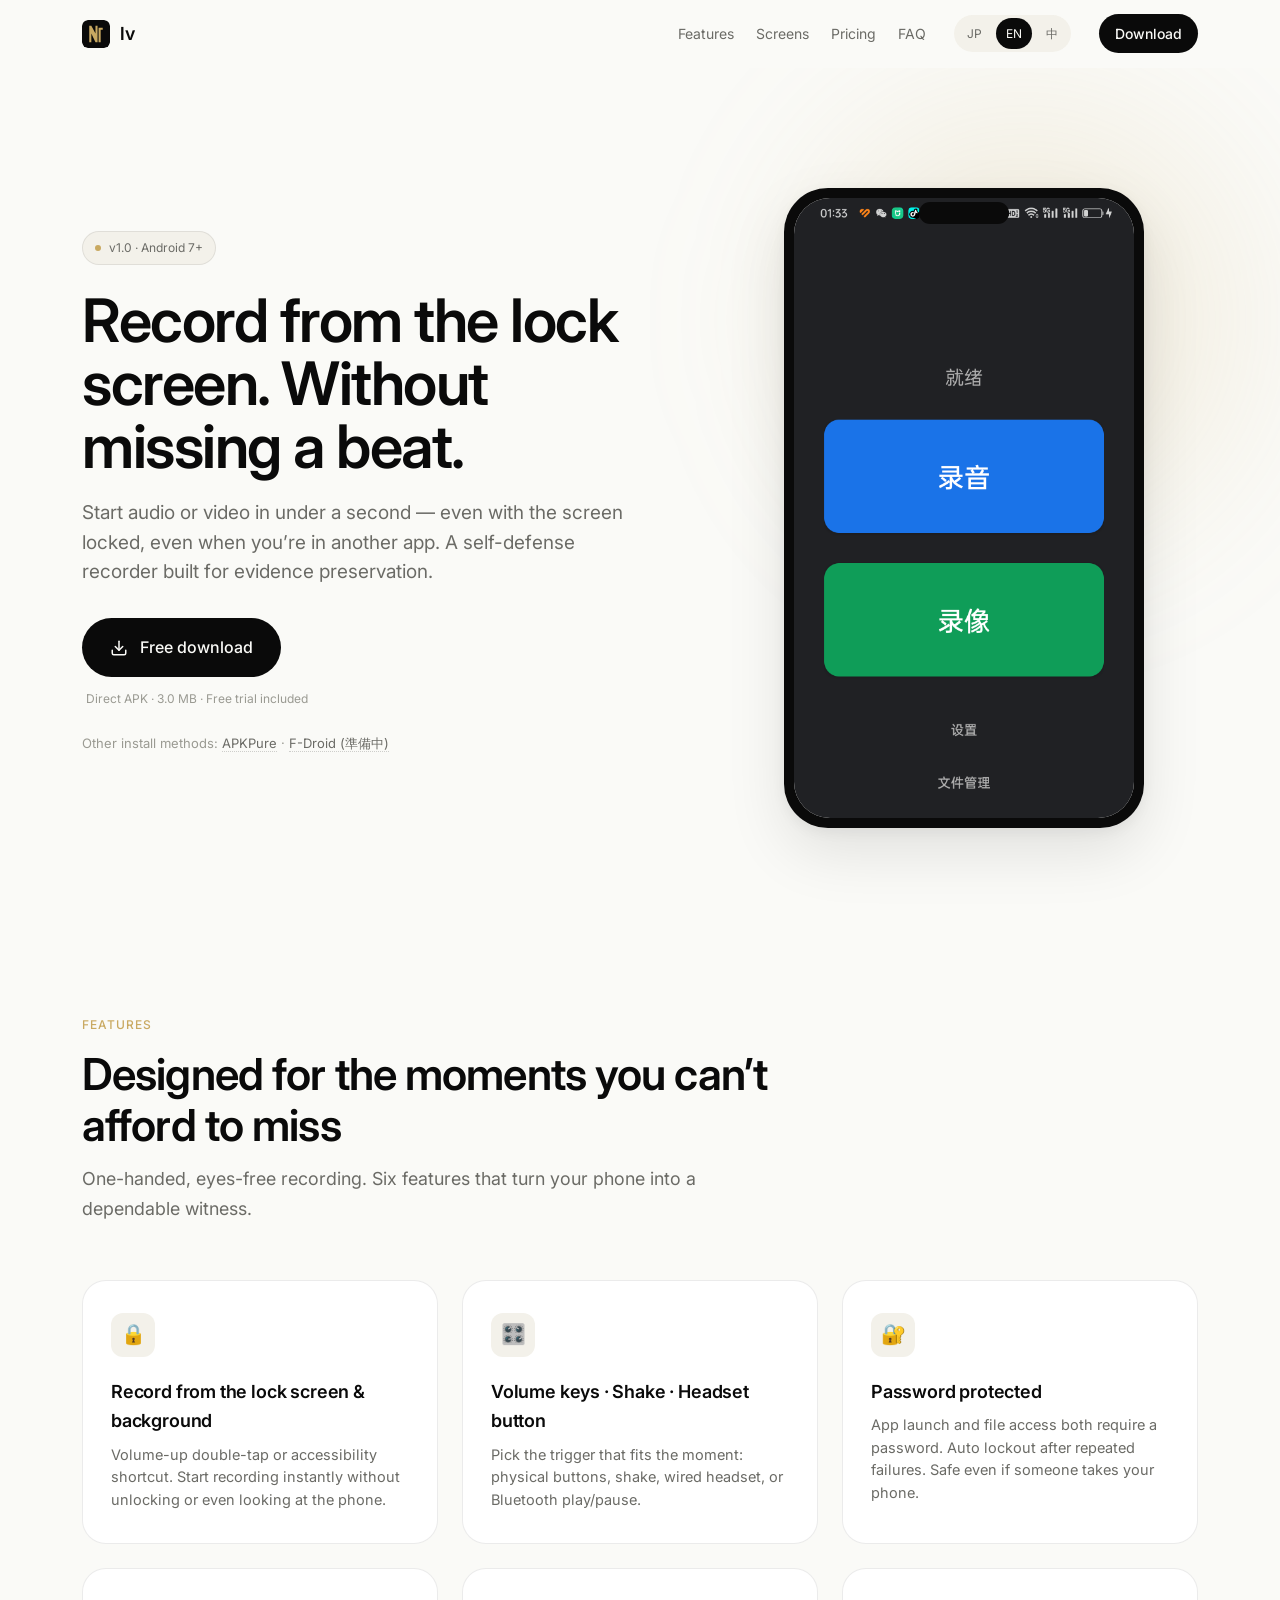
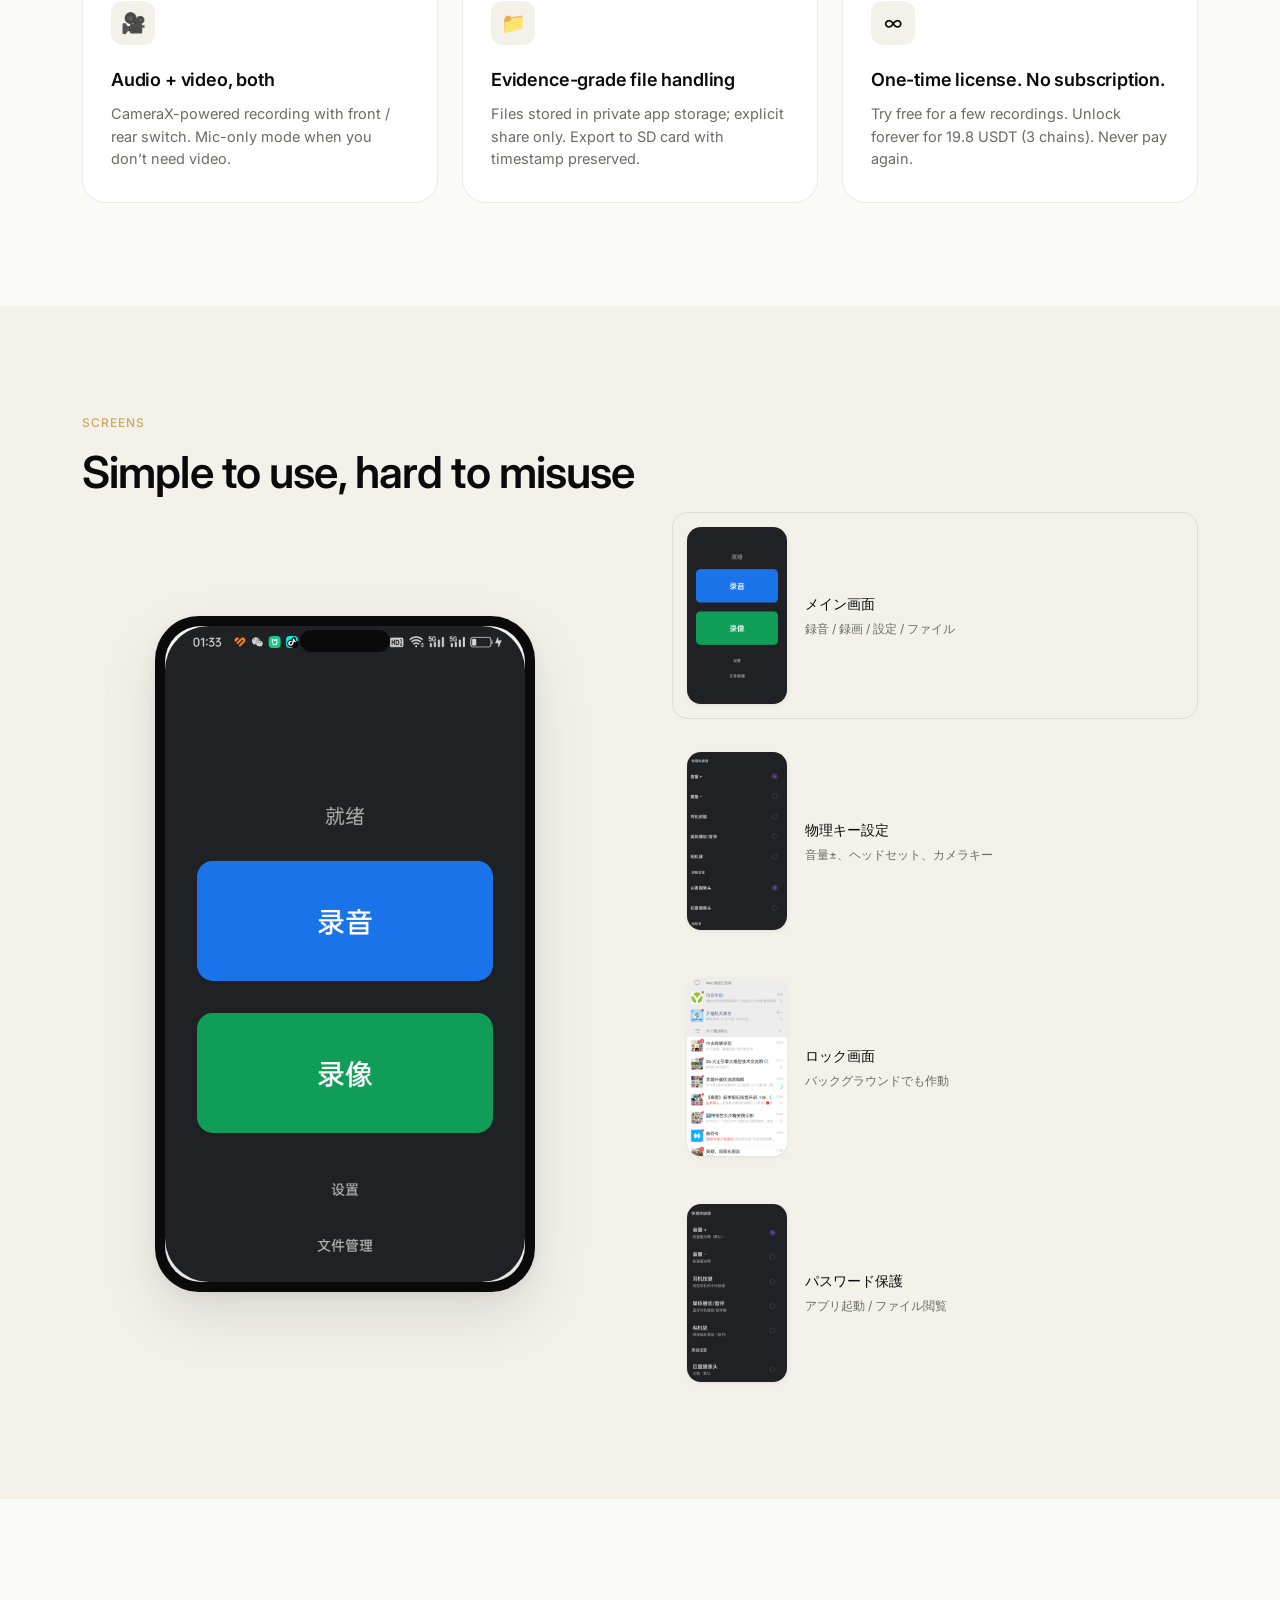
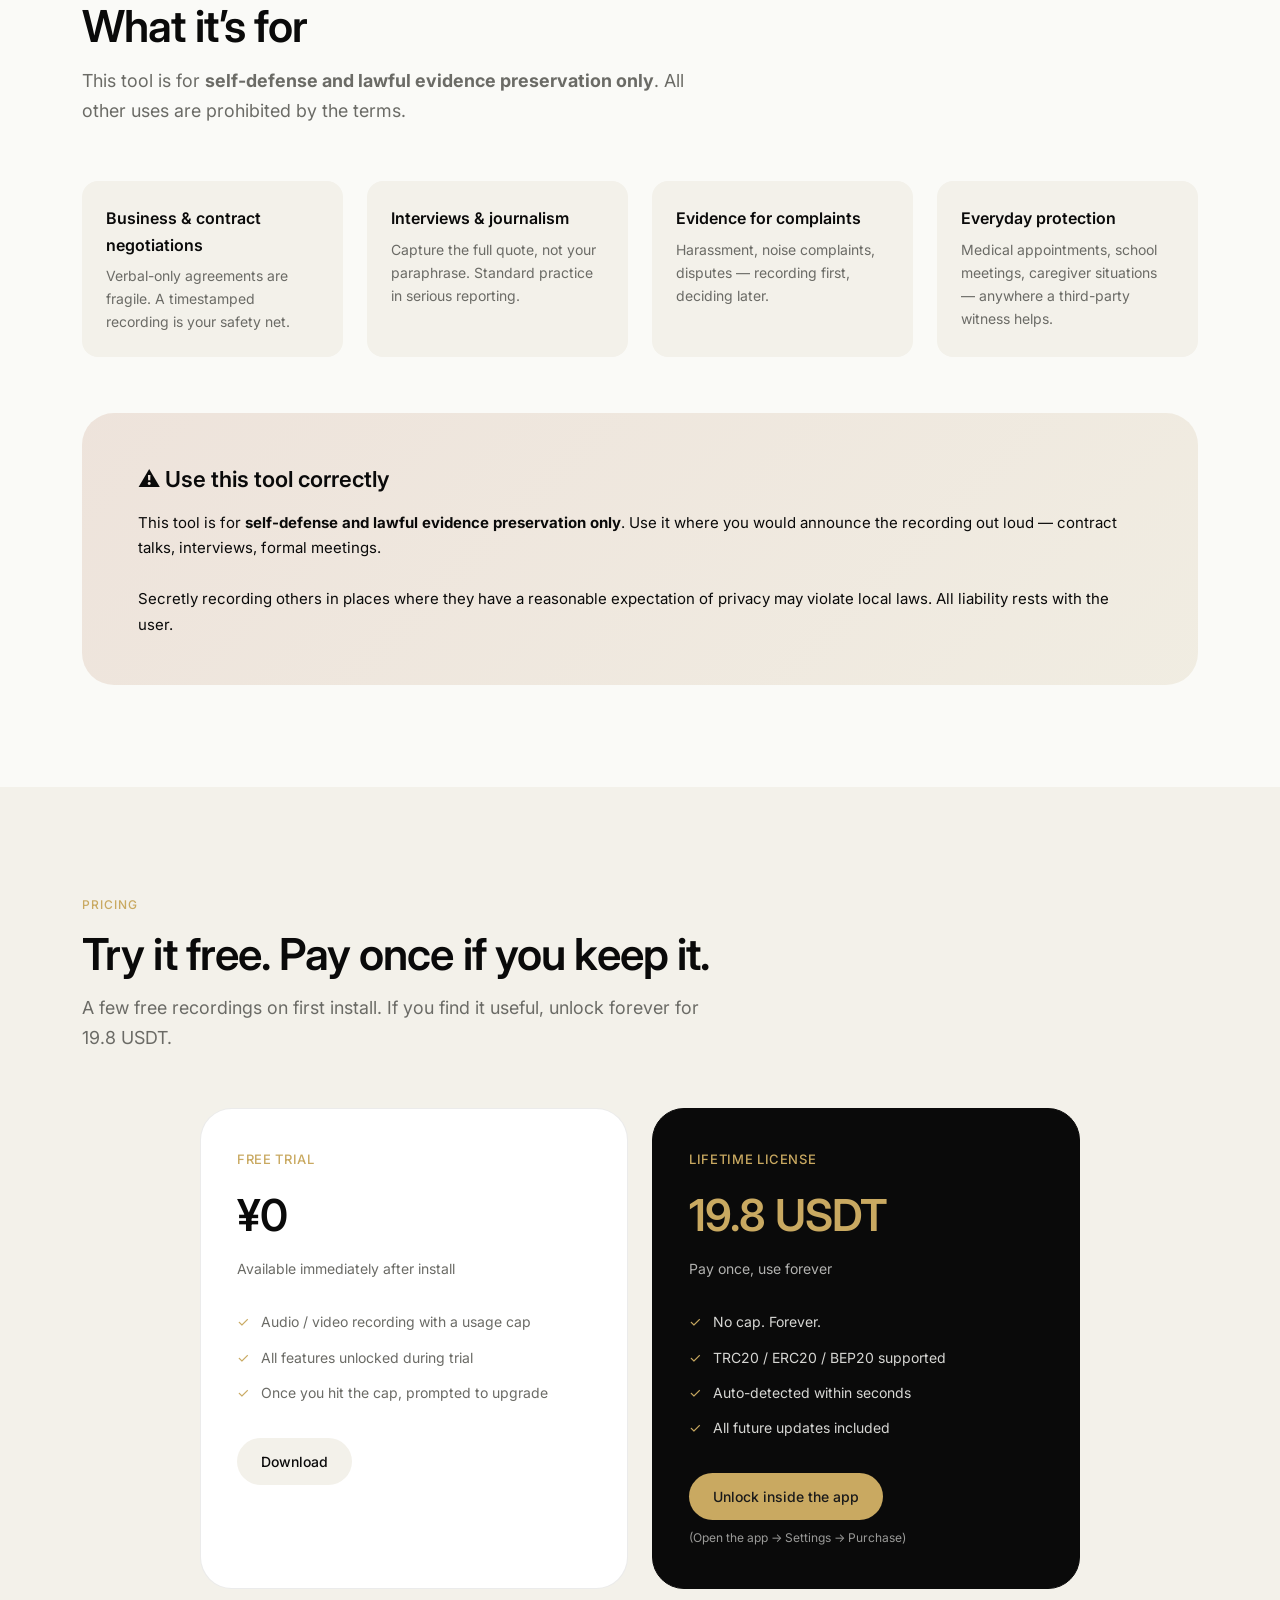
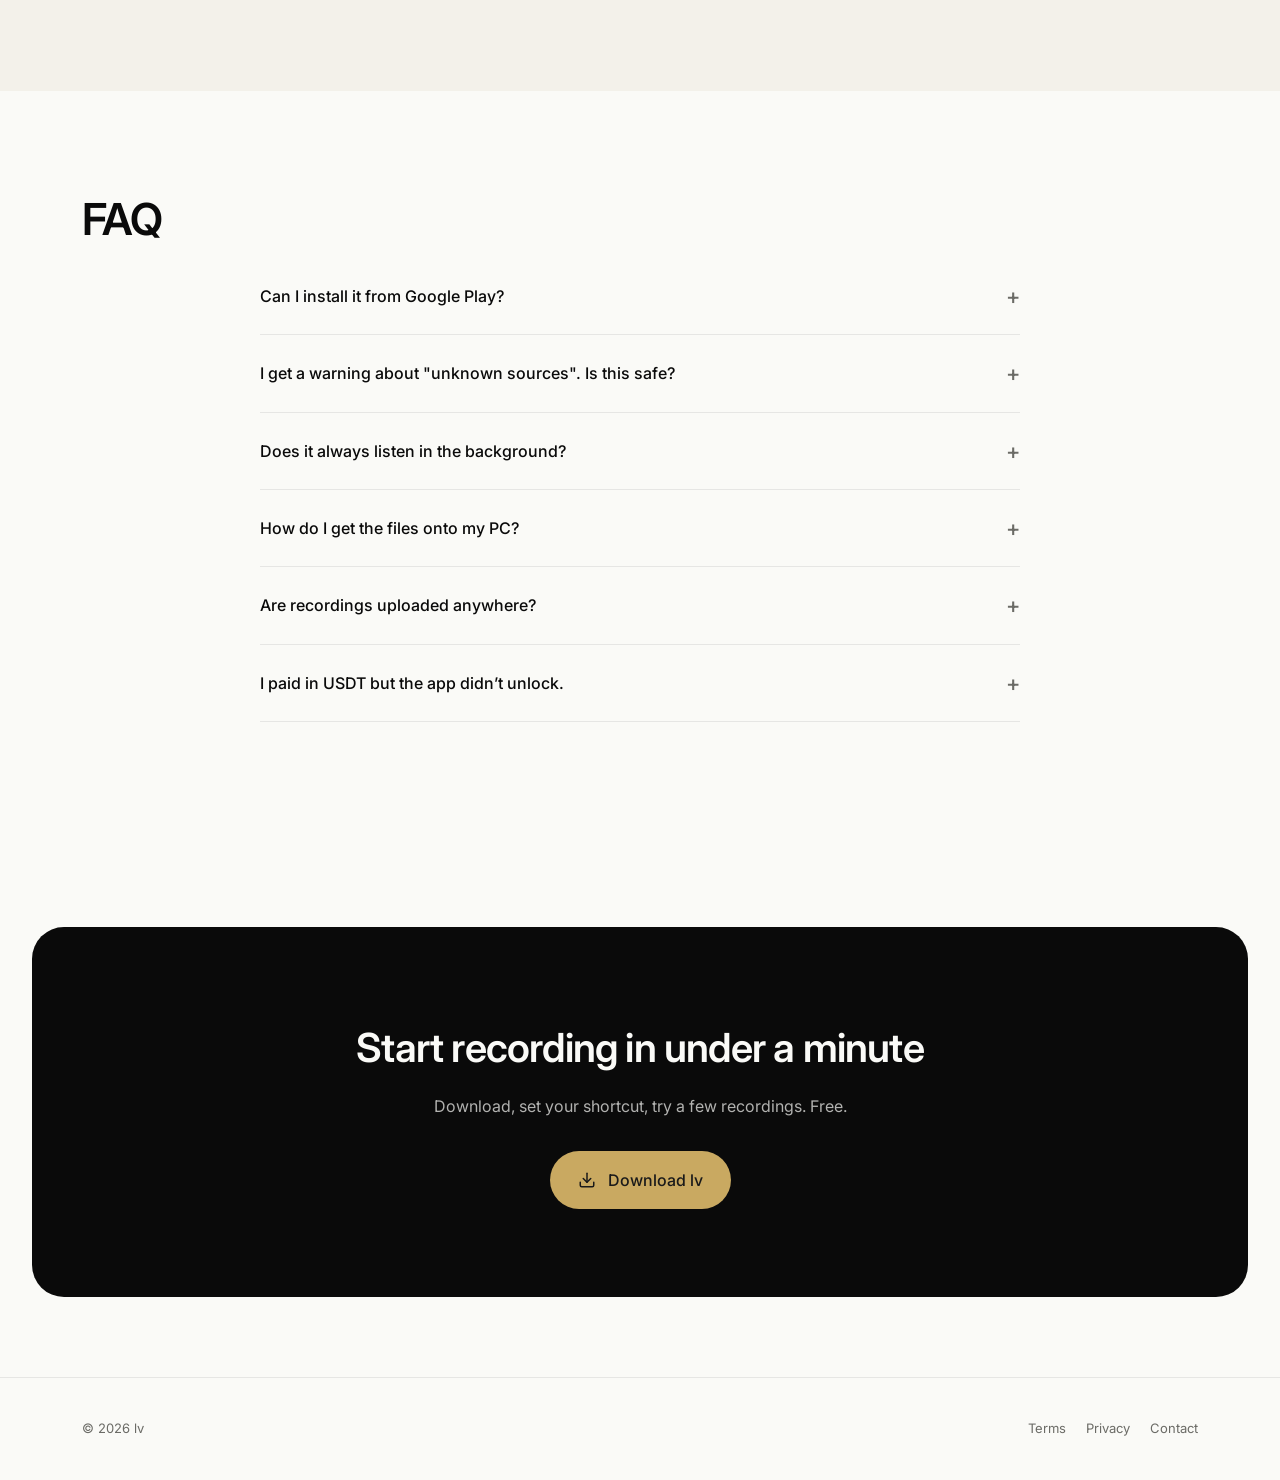
<file: index.html>
<!DOCTYPE html>
<html lang="ja">
<head>
  <meta charset="UTF-8" />
  <meta name="viewport" content="width=device-width, initial-scale=1, viewport-fit=cover" />
  <meta name="theme-color" content="#0a0a0a" />
  <title data-i18n="meta.title">lv — ロック画面でも録れる、証拠保全レコーダー</title>
  <meta name="description" data-i18n="meta.description" content="音量キー・シェイク・ユーザー補助でいつでも録音/録画開始。パスワード保護付き。Android 7+対応。" />

  <link rel="icon" type="image/svg+xml" href="assets/img/favicon.svg" />
  <link rel="apple-touch-icon" href="assets/img/icon.svg" />

  <link rel="preconnect" href="https://fonts.googleapis.com" />
  <link rel="preconnect" href="https://fonts.gstatic.com" crossorigin />
  <link href="https://fonts.googleapis.com/css2?family=Inter:wght@400;500;600;700&display=swap" rel="stylesheet" />

  <link rel="stylesheet" href="assets/css/style.css" />

  <meta property="og:title" content="lv — 証拠保全レコーダー" />
  <meta property="og:description" content="ロック画面・バックグラウンドでも1秒以内に録音開始。Android 7+対応。" />
  <meta property="og:type" content="website" />
  <meta property="og:image" content="assets/img/icon.svg" />

  <script src="assets/js/i18n.js" defer></script>
  <script src="assets/js/main.js" defer></script>
</head>
<body>

<!-- ========== NAV ========== -->
<nav class="site-nav">
  <div class="container">
    <a href="#top" class="brand">
      <img src="assets/img/icon.svg" alt="lv" />
      <span>lv</span>
    </a>
    <div class="nav-links">
      <a href="#features" data-i18n="nav.features">機能</a>
      <a href="#screens" data-i18n="nav.screens">画面</a>
      <a href="#pricing" data-i18n="nav.pricing">価格</a>
      <a href="#faq" data-i18n="nav.faq">FAQ</a>
    </div>
    <div class="lang-switch" role="group" aria-label="Language">
      <button data-lang-switch="ja">JP</button>
      <button data-lang-switch="en">EN</button>
      <button data-lang-switch="zh">中</button>
    </div>
    <a href="#download" class="nav-cta" data-i18n="nav.download">ダウンロード</a>
  </div>
</nav>

<!-- ========== HERO ========== -->
<section class="hero" id="top">
  <div class="container">
    <div class="hero-content">
      <div class="hero-badge" data-i18n="hero.badge">v1.0 · Android 7+</div>
      <h1 data-i18n="hero.title">ロック画面でも、もう一台の録音を。</h1>
      <p data-i18n="hero.subtitle">音量キー・シェイク・ユーザー補助キーで、待ち時間ゼロで録音/録画開始。証拠保全のための自己防衛ツール。</p>
      <div>
        <a href="#download" class="hero-cta" data-download="public/app-release.apk">
          <svg viewBox="0 0 24 24" fill="none" stroke="currentColor" stroke-width="2" stroke-linecap="round" stroke-linejoin="round"><path d="M21 15v4a2 2 0 0 1-2 2H5a2 2 0 0 1-2-2v-4"/><polyline points="7 10 12 15 17 10"/><line x1="12" y1="15" x2="12" y2="3"/></svg>
          <span data-i18n="hero.cta">無料でダウンロード</span>
        </a>
        <small class="hero-cta-sub" data-i18n="hero.cta.sub">APK直接 · 3.0MB · 試用回数つき</small>
      </div>
      <p style="margin-top: 24px; font-size: 13px; color: var(--text-soft);">
        <span data-i18n="hero.alt">別のインストール方法</span>:
        <a href="#" style="color: var(--text-muted); border-bottom: 1px dotted var(--border-strong);">APKPure</a> ·
        <a href="#" style="color: var(--text-muted); border-bottom: 1px dotted var(--border-strong);">F-Droid (準備中)</a>
      </p>
    </div>

    <div class="hero-visual">
      <div class="phone-frame">
        <div class="phone-screen">
          <img src="assets/img/screenshots/hero.png" alt="lv app — main screen" loading="eager" />
        </div>
      </div>
    </div>
  </div>
</section>

<!-- ========== FEATURES ========== -->
<section id="features">
  <div class="container">
    <span class="eyebrow" data-i18n="features.eyebrow">機能</span>
    <h2 class="section-title" data-i18n="features.title">「録りたい瞬間」を絶対逃さない設計</h2>
    <p class="section-sub" data-i18n="features.subtitle">画面を見なくても、片手ですぐに録れる。残す証拠の質に直結する6つの機能。</p>

    <div class="features-grid">
      <div class="feature-card">
        <div class="feature-icon">🔒</div>
        <h3 data-i18n="f1.title">ロック画面・バックグラウンドでも録音</h3>
        <p data-i18n="f1.desc">音量+の2回押しやユーザー補助ショートカットで、画面ロック中でも即座に録音開始。取り逃しゼロ。</p>
      </div>
      <div class="feature-card">
        <div class="feature-icon">🎛️</div>
        <h3 data-i18n="f2.title">音量キー / シェイク / イヤホン</h3>
        <p data-i18n="f2.desc">物理ボタン、シェイク、ヘッドセットのセンターボタン、Bluetooth再生キー — 好みの発火方法を選べます。</p>
      </div>
      <div class="feature-card">
        <div class="feature-icon">🔐</div>
        <h3 data-i18n="f3.title">パスワード保護</h3>
        <p data-i18n="f3.desc">アプリ起動とファイル閲覧にパスワード必須。失敗回数でロックアウト。端末を他人に渡しても安全。</p>
      </div>
      <div class="feature-card">
        <div class="feature-icon">🎥</div>
        <h3 data-i18n="f4.title">音声 + 動画の二刀流</h3>
        <p data-i18n="f4.desc">CameraX で高画質録画。前面 / 背面カメラ切替。音声だけ録りたい時はマイクだけ起動。</p>
      </div>
      <div class="feature-card">
        <div class="feature-icon">📁</div>
        <h3 data-i18n="f5.title">証拠保全に強いファイル形式</h3>
        <p data-i18n="f5.desc">端末内のプライベート領域に保存、共有は明示的に。タイムスタンプ込み、SDカードに出して保全可能。</p>
      </div>
      <div class="feature-card">
        <div class="feature-icon">∞</div>
        <h3 data-i18n="f6.title">一生に一度の買い切り</h3>
        <p data-i18n="f6.desc">無料試用 → 19.8 USDT（3チェーン対応）で永久ロック解除。再課金なし、サブスクなし。</p>
      </div>
    </div>
  </div>
</section>

<!-- ========== GALLERY ========== -->
<section id="screens" style="background: var(--bg-soft);">
  <div class="container">
    <span class="eyebrow" data-i18n="screens.eyebrow">画面</span>
    <h2 class="section-title" data-i18n="screens.title">シンプルな操作と、わかる安心</h2>

    <div class="gallery" data-gallery='[
      {"src":"assets/img/screenshots/hero.png","label":"メイン画面","sub":"録音 / 録画 / 設定 / ファイル"},
      {"src":"assets/img/screenshots/settings.png","label":"物理キー設定","sub":"音量±、ヘッドセット、カメラキー"},
      {"src":"assets/img/screenshots/locked.png","label":"ロック画面","sub":"バックグラウンドでも作動"},
      {"src":"assets/img/screenshots/password.png","label":"パスワード保護","sub":"アプリ起動 / ファイル閲覧"}
    ]'>
      <div class="gallery-display">
        <div class="phone-frame">
          <div class="phone-screen">
            <img data-gallery-main src="assets/img/screenshots/hero.png" alt="screenshot" />
          </div>
        </div>
      </div>
      <div class="gallery-thumbs">
        <button class="thumb active" data-gallery-dot="0">
          <img src="assets/img/screenshots/hero.png" alt="" />
          <div class="label">メイン画面<small>録音 / 録画 / 設定 / ファイル</small></div>
        </button>
        <button class="thumb" data-gallery-dot="1">
          <img src="assets/img/screenshots/settings.png" alt="" />
          <div class="label">物理キー設定<small>音量±、ヘッドセット、カメラキー</small></div>
        </button>
        <button class="thumb" data-gallery-dot="2">
          <img src="assets/img/screenshots/locked.png" alt="" />
          <div class="label">ロック画面<small>バックグラウンドでも作動</small></div>
        </button>
        <button class="thumb" data-gallery-dot="3">
          <img src="assets/img/screenshots/password.png" alt="" />
          <div class="label">パスワード保護<small>アプリ起動 / ファイル閲覧</small></div>
        </button>
      </div>
    </div>
  </div>
</section>

<!-- ========== USE CASES ========== -->
<section id="use">
  <div class="container">
    <h2 class="section-title" data-i18n="use.title">どんな場面で使えますか</h2>
    <p class="section-sub" data-i18n="use.subtitle">本ツールは<strong>自己防衛・合法的証拠保全</strong>専用です。下記以外の用途は利用規約で禁止。</p>

    <div class="use-grid">
      <div class="use-card">
        <h4 data-i18n="u1.title">商談・契約交渉</h4>
        <p data-i18n="u1.desc">口約束だけで進みがちな交渉現場で、後日の議事録として。</p>
      </div>
      <div class="use-card">
        <h4 data-i18n="u2.title">取材・インタビュー</h4>
        <p data-i18n="u2.desc">取材相手の許諾を取り、録音で正確な記録を残す。</p>
      </div>
      <div class="use-card">
        <h4 data-i18n="u3.title">被害届の添付資料</h4>
        <p data-i18n="u3.desc">騒音・迷惑行為・セクハラなどの証拠を確実に押さえる。</p>
      </div>
      <div class="use-card">
        <h4 data-i18n="u4.title">日常生活の記録</h4>
        <p data-i18n="u4.desc">介護現場、通院時、学校面談など、第三者の同席が心強い場面。</p>
      </div>
    </div>

    <div class="legal-callout">
      <h3 data-i18n="legal.title">⚠ 本ツールの正しい使い方</h3>
      <p data-i18n="legal.body">本ツールは<strong>自己防衛・合法的証拠保全</strong>専用です。商取引交渉、取材、被害届、日常の記録など、<strong>自分が録音していることを相手に明示できる場面</strong>でご利用ください。<br><br>他者を盗撮・盗録する行為は、利用規約および多くの国・地域の法令で禁じられています。違反によって生じた法的責任はすべて使用者に帰属し、開発者は一切責任を負いません。</p>
    </div>
  </div>
</section>

<!-- ========== PRICING ========== -->
<section id="pricing" style="background: var(--bg-soft);">
  <div class="container">
    <span class="eyebrow" data-i18n="pricing.eyebrow">価格</span>
    <h2 class="section-title" data-i18n="pricing.title">試して、納得してから買う</h2>
    <p class="section-sub" data-i18n="pricing.subtitle">最初に何回か無料で使えます。続けて使う場合に限り、永久ライセンス料をお支払いください。</p>

    <div class="pricing-grid">
      <div class="price-card">
        <div class="price-name" data-i18n="p1.name">無料試用</div>
        <div class="price-amount" data-i18n="p1.price">¥0</div>
        <div class="price-desc" data-i18n="p1.desc">アプリ起動直後から使えます</div>
        <ul class="price-features">
          <li data-i18n="p1.f1">音声 / 動画 録音が回数制限つき</li>
          <li data-i18n="p1.f2">全機能（パスワード・ショートカット含む）が使い放題</li>
          <li data-i18n="p1.f3">回数を使い切ると「永久ライセンス」に誘導</li>
        </ul>
        <a href="#download" class="price-cta" data-i18n="p1.cta" data-download="public/app-release.apk">ダウンロード</a>
      </div>

      <div class="price-card featured">
        <div class="price-name" data-i18n="p2.name">永久ライセンス</div>
        <div class="price-amount" data-i18n="p2.price">19.8 USDT</div>
        <div class="price-desc" data-i18n="p2.desc">一回払いでずっと使えます</div>
        <ul class="price-features">
          <li data-i18n="p2.f1">回数制限なし、永久</li>
          <li data-i18n="p2.f2">3チェーン（TRC20 / ERC20 / BEP20）対応</li>
          <li data-i18n="p2.f3">支払い後10秒以内に自動反映</li>
          <li data-i18n="p2.f4">将来のアップデートも追加課金なし</li>
        </ul>
        <span class="price-cta" data-i18n="p2.cta">アプリ内で購入</span>
        <small class="price-cta-hint" data-i18n="p2.cta.hint">（アプリを開いて設定 → 購入状態から）</small>
      </div>
    </div>
  </div>
</section>

<!-- ========== FAQ ========== -->
<section id="faq">
  <div class="container">
    <h2 class="section-title" data-i18n="faq.title">よくある質問</h2>

    <div class="faq">
      <details class="faq-item">
        <summary data-i18n="q1.q">Google Play からインストールできますか？</summary>
        <p data-i18n="q1.a">いいえ、本ツールは自己防衛目的のため Play ストアのガイドラインに一部合わず、現状は APK 直接配布のみです。apkpure 等のミラーを通じてインストールできます。</p>
      </details>
      <details class="faq-item">
        <summary data-i18n="q2.q">「未知のソース」のインストール警告が出ますが大丈夫？</summary>
        <p data-i18n="q2.a">はい、本APKはデバッグキーストアで署名された配布用ビルドです。中身はソースコード公開予定。自己責任でインストールいただければ、改竄のリスクはありません。</p>
      </details>
      <details class="faq-item">
        <summary data-i18n="q3.q">音は自動で録れますか？常に聞き耳を立てる感じですか？</summary>
        <p data-i18n="q3.a">いいえ。明示的にショートカット（音量+の2回押し等）を発火した瞬間にのみ録音が開始されます。常時監視・自動起動は一切ありません。</p>
      </details>
      <details class="faq-item">
        <summary data-i18n="q4.q">USB ケーブルで PC にファイルを取り出せますか？</summary>
        <p data-i18n="q4.a">はい、設定 → ファイルの「共有」メニューから、共通ディレクトリ（SDカードやDownloads）にコピーできます。</p>
      </details>
      <details class="faq-item">
        <summary data-i18n="q5.q">録音データはネットに送信されますか？</summary>
        <p data-i18n="q5.a">いいえ、本アプリはオフライン専用です。インターネット権限は将来のアップデート用通知受信のためだけ。録音データが外部に送信されることはありません。</p>
      </details>
      <details class="faq-item">
        <summary data-i18n="q6.q">19.8 USDT の支払い後、反映されない場合は？</summary>
        <p data-i18n="q6.a">アプリ内の「取引ハッシュ（TXID）」を手動入力することで即時検証できます。ハッシュなしでも数十秒で自動検出されます。</p>
      </details>
    </div>
  </div>
</section>

<!-- ========== DOWNLOAD CTA ========== -->
<section id="download" style="padding-bottom: 0;">
  <div class="final">
    <h2 data-i18n="final.title">いますぐ、1分以内に録音を始められます</h2>
    <p data-i18n="final.subtitle">ダウンロードして、設定から音量+2回押しを選ぶだけ。最初の数回は完全無料です。</p>
    <a href="public/app-release.apk" class="hero-cta" data-download="public/app-release.apk">
      <svg viewBox="0 0 24 24" fill="none" stroke="currentColor" stroke-width="2" stroke-linecap="round" stroke-linejoin="round"><path d="M21 15v4a2 2 0 0 1-2 2H5a2 2 0 0 1-2-2v-4"/><polyline points="7 10 12 15 17 10"/><line x1="12" y1="15" x2="12" y2="3"/></svg>
      <span data-i18n="final.cta">lv をダウンロード</span>
    </a>
  </div>
</section>

<!-- ========== FOOTER ========== -->
<footer class="site-footer">
  <div class="container">
    <div data-i18n="footer.copyright">© 2026 lv</div>
    <div class="links">
      <a href="#" data-i18n="legal.terms">利用規約</a>
      <a href="#" data-i18n="legal.privacy">プライバシーポリシー</a>
      <a href="mailto:hi@example.com" data-i18n="footer.contact">お問い合わせ</a>
    </div>
  </div>
</footer>

</body>
</html>
</file>
<file: assets/css/style.css>
:root {
  --bg: #fafaf7;
  --bg-soft: #f3f1ea;
  --bg-card: #ffffff;
  --bg-inverse: #0a0a0a;
  --text: #0a0a0a;
  --text-muted: #6b6b66;
  --text-soft: #9a9a92;
  --border: rgba(10, 10, 10, 0.08);
  --border-strong: rgba(10, 10, 10, 0.18);
  --accent: #c9a961;
  --accent-soft: #e8d6a8;
  --accent-ink: #1a1a1a;
  --danger: #b14430;
  --shadow-sm: 0 1px 2px rgba(10, 10, 10, 0.04), 0 2px 6px rgba(10, 10, 10, 0.04);
  --shadow-md: 0 4px 16px rgba(10, 10, 10, 0.06), 0 1px 4px rgba(10, 10, 10, 0.04);
  --shadow-lg: 0 24px 60px rgba(10, 10, 10, 0.10), 0 4px 14px rgba(10, 10, 10, 0.05);
  --radius-sm: 8px;
  --radius: 16px;
  --radius-lg: 24px;
  --radius-xl: 32px;
  --max-w: 1180px;
  --gap: clamp(16px, 2vw, 24px);
  --transition: 220ms cubic-bezier(0.22, 0.61, 0.36, 1);
  --font: "Inter", "Hiragino Kaku Gothic ProN", "Hiragino Sans", "Yu Gothic UI", "Microsoft YaHei", "Segoe UI", system-ui, -apple-system, sans-serif;
}

@media (prefers-color-scheme: dark) {
  :root {
    --bg: #0a0a0a;
    --bg-soft: #141413;
    --bg-card: #15151380;
    --bg-inverse: #fafaf7;
    --text: #fafaf7;
    --text-muted: #b3b3ad;
    --text-soft: #7a7a73;
    --border: rgba(250, 250, 247, 0.10);
    --border-strong: rgba(250, 250, 247, 0.20);
    --accent: #d6b572;
    --accent-soft: #6b5a36;
    --accent-ink: #0a0a0a;
    --shadow-sm: 0 1px 2px rgba(0, 0, 0, 0.3), 0 2px 6px rgba(0, 0, 0, 0.2);
    --shadow-md: 0 4px 16px rgba(0, 0, 0, 0.4), 0 1px 4px rgba(0, 0, 0, 0.3);
    --shadow-lg: 0 24px 60px rgba(0, 0, 0, 0.5), 0 4px 14px rgba(0, 0, 0, 0.3);
  }
}

* { box-sizing: border-box; margin: 0; padding: 0; }

html {
  scroll-behavior: smooth;
  -webkit-font-smoothing: antialiased;
  -moz-osx-font-smoothing: grayscale;
}

body {
  font-family: var(--font);
  font-size: 16px;
  line-height: 1.65;
  color: var(--text);
  background: var(--bg);
  min-height: 100vh;
  overflow-x: hidden;
}

a { color: inherit; text-decoration: none; }
button { font: inherit; cursor: pointer; border: none; background: none; color: inherit; }
img { max-width: 100%; height: auto; display: block; }

.container {
  max-width: var(--max-w);
  margin: 0 auto;
  padding: 0 clamp(16px, 4vw, 32px);
}

/* ---------- NAV ---------- */
.site-nav {
  position: sticky;
  top: 0;
  z-index: 50;
  padding: 14px 0;
  background: color-mix(in srgb, var(--bg) 75%, transparent);
  backdrop-filter: saturate(180%) blur(16px);
  -webkit-backdrop-filter: saturate(180%) blur(16px);
  border-bottom: 1px solid transparent;
  transition: border-color var(--transition), padding var(--transition);
}
.site-nav.scrolled { border-bottom-color: var(--border); padding: 10px 0; }
.site-nav .container { display: flex; align-items: center; gap: 28px; }
.brand { display: flex; align-items: center; gap: 10px; font-weight: 600; font-size: 18px; }
.brand img { width: 28px; height: 28px; border-radius: 6px; }
.nav-links { display: flex; gap: 22px; margin-left: auto; }
.nav-links a { font-size: 14px; color: var(--text-muted); transition: color var(--transition); }
.nav-links a:hover { color: var(--text); }
.lang-switch { display: flex; gap: 4px; padding: 3px; background: var(--bg-soft); border-radius: 999px; }
.lang-switch button { padding: 6px 10px; font-size: 12px; color: var(--text-muted); border-radius: 999px; transition: all var(--transition); }
.lang-switch button.active { background: var(--bg-inverse); color: var(--bg); }
.nav-cta { padding: 8px 16px; background: var(--bg-inverse); color: var(--bg); border-radius: 999px; font-size: 14px; font-weight: 500; transition: transform var(--transition); }
.nav-cta:hover { transform: translateY(-1px); }

@media (max-width: 720px) {
  .nav-links { display: none; }
  .lang-switch { margin-left: auto; }
}

/* ---------- HERO ---------- */
.hero { padding: clamp(60px, 12vw, 120px) 0 clamp(48px, 8vw, 80px); position: relative; overflow: hidden; }
.hero::before {
  content: '';
  position: absolute;
  top: -10%;
  right: -10%;
  width: 60%;
  height: 80%;
  background: radial-gradient(circle at center, color-mix(in srgb, var(--accent) 22%, transparent), transparent 60%);
  filter: blur(60px);
  z-index: 0;
}
.hero .container { display: grid; grid-template-columns: 1.1fr 0.9fr; gap: clamp(32px, 6vw, 80px); align-items: center; position: relative; z-index: 1; }
.hero-content { max-width: 560px; }
.hero-badge { display: inline-flex; align-items: center; gap: 8px; padding: 6px 12px; background: var(--bg-soft); border: 1px solid var(--border); border-radius: 999px; font-size: 12px; color: var(--text-muted); margin-bottom: 24px; }
.hero-badge::before { content: ''; width: 6px; height: 6px; border-radius: 50%; background: var(--accent); }
.hero h1 { font-size: clamp(36px, 5.5vw, 60px); font-weight: 600; line-height: 1.05; letter-spacing: -0.025em; margin-bottom: 20px; }
.hero p { font-size: clamp(16px, 1.6vw, 19px); color: var(--text-muted); line-height: 1.55; margin-bottom: 32px; }
.hero-cta { display: inline-flex; align-items: center; gap: 12px; padding: 16px 28px; background: var(--bg-inverse); color: var(--bg); border-radius: 999px; font-size: 16px; font-weight: 500; transition: transform var(--transition), box-shadow var(--transition); }
.hero-cta:hover { transform: translateY(-2px); box-shadow: var(--shadow-lg); }
.hero-cta svg { width: 18px; height: 18px; }
.hero-cta-sub { font-size: 12px; color: var(--text-soft); margin-left: 4px; margin-top: 12px; display: block; }
.hero-alt { margin-left: 18px; font-size: 13px; color: var(--text-muted); border-bottom: 1px dashed var(--border-strong); padding-bottom: 1px; }

.hero-visual { position: relative; aspect-ratio: 9 / 16; max-width: 360px; margin: 0 auto; }
.phone-frame {
  width: 100%;
  height: 100%;
  background: var(--bg-inverse);
  border-radius: 44px;
  padding: 10px;
  box-shadow: var(--shadow-lg);
  position: relative;
}
.phone-frame::before {
  content: '';
  position: absolute;
  top: 14px; left: 50%;
  transform: translateX(-50%);
  width: 90px;
  height: 22px;
  background: var(--bg-inverse);
  border-radius: 999px;
  z-index: 2;
}
.phone-screen {
  width: 100%;
  height: 100%;
  background: var(--bg);
  border-radius: 36px;
  overflow: hidden;
  position: relative;
}
.phone-screen img { width: 100%; height: 100%; object-fit: cover; object-position: top; }

@media (max-width: 880px) {
  .hero .container { grid-template-columns: 1fr; }
  .hero-visual { max-width: 280px; }
}

/* ---------- SECTIONS ---------- */
section { padding: clamp(64px, 8vw, 120px) 0; }
.eyebrow { display: inline-block; font-size: 12px; font-weight: 500; color: var(--accent); letter-spacing: 0.08em; text-transform: uppercase; margin-bottom: 14px; }
.section-title { font-size: clamp(28px, 3.5vw, 44px); font-weight: 600; line-height: 1.15; letter-spacing: -0.02em; margin-bottom: 14px; max-width: 720px; }
.section-sub { font-size: clamp(15px, 1.4vw, 18px); color: var(--text-muted); max-width: 640px; margin-bottom: 56px; }

/* ---------- FEATURES ---------- */
.features-grid {
  display: grid;
  grid-template-columns: repeat(auto-fit, minmax(280px, 1fr));
  gap: var(--gap);
}
.feature-card {
  background: var(--bg-card);
  border: 1px solid var(--border);
  border-radius: var(--radius-lg);
  padding: 32px 28px;
  transition: transform var(--transition), box-shadow var(--transition), border-color var(--transition);
}
.feature-card:hover { transform: translateY(-3px); box-shadow: var(--shadow-md); border-color: var(--border-strong); }
.feature-icon {
  width: 44px;
  height: 44px;
  border-radius: 12px;
  background: var(--bg-soft);
  display: flex; align-items: center; justify-content: center;
  margin-bottom: 20px;
  font-size: 20px;
}
.feature-card h3 { font-size: 18px; font-weight: 600; margin-bottom: 8px; letter-spacing: -0.01em; }
.feature-card p { font-size: 14.5px; color: var(--text-muted); line-height: 1.55; }

/* ---------- GALLERY ---------- */
.gallery { display: grid; grid-template-columns: 1fr 1fr; gap: clamp(32px, 5vw, 64px); align-items: center; }
.gallery-display { position: relative; aspect-ratio: 9 / 16; max-width: 380px; margin: 0 auto; }
.gallery-display img { width: 100%; height: 100%; object-fit: cover; object-position: top; border-radius: 44px; box-shadow: var(--shadow-lg); transition: opacity 400ms ease; }
.gallery-thumbs { display: flex; flex-direction: column; gap: 18px; }
.gallery-thumbs .thumb {
  display: grid;
  grid-template-columns: 100px 1fr;
  gap: 18px;
  align-items: center;
  padding: 14px;
  background: transparent;
  border: 1px solid transparent;
  border-radius: var(--radius);
  text-align: left;
  transition: all var(--transition);
  cursor: pointer;
}
.gallery-thumbs .thumb.active { background: var(--bg-soft); border-color: var(--border); }
.gallery-thumbs .thumb img { width: 100%; aspect-ratio: 9/16; object-fit: cover; border-radius: 14px; box-shadow: var(--shadow-sm); }
.gallery-thumbs .thumb .label { font-size: 14px; font-weight: 500; }
.gallery-thumbs .thumb .label small { display: block; font-weight: 400; color: var(--text-muted); font-size: 12px; margin-top: 4px; }

@media (max-width: 880px) {
  .gallery { grid-template-columns: 1fr; }
}

/* ---------- USE CASES ---------- */
.use-grid { display: grid; grid-template-columns: repeat(auto-fit, minmax(220px, 1fr)); gap: var(--gap); }
.use-card { padding: 24px; background: var(--bg-soft); border-radius: var(--radius); }
.use-card h4 { font-size: 16px; font-weight: 600; margin-bottom: 6px; }
.use-card p { font-size: 14px; color: var(--text-muted); }

/* ---------- PRICING ---------- */
.pricing-grid { display: grid; grid-template-columns: 1fr 1fr; gap: var(--gap); max-width: 880px; margin: 0 auto; }
.price-card { padding: 40px 36px; background: var(--bg-card); border: 1px solid var(--border); border-radius: var(--radius-xl); position: relative; }
.price-card.featured { background: var(--bg-inverse); color: var(--bg); border-color: var(--bg-inverse); }
.price-card.featured .price-amount { color: var(--accent); }
.price-card.featured .price-desc { color: rgba(250, 250, 247, 0.7); }
.price-card.featured .price-features li { color: rgba(250, 250, 247, 0.85); }
.price-name { font-size: 13px; font-weight: 500; color: var(--accent); letter-spacing: 0.05em; text-transform: uppercase; }
.price-amount { font-size: 44px; font-weight: 600; letter-spacing: -0.02em; margin: 8px 0 6px; }
.price-desc { font-size: 14px; color: var(--text-muted); margin-bottom: 24px; }
.price-features { list-style: none; margin-bottom: 28px; }
.price-features li { font-size: 14px; padding: 6px 0; padding-left: 24px; position: relative; color: var(--text-muted); }
.price-features li::before { content: '✓'; position: absolute; left: 0; color: var(--accent); }
.price-cta { display: inline-block; padding: 12px 24px; background: var(--bg-soft); color: var(--text); border-radius: 999px; font-size: 14px; font-weight: 500; transition: background var(--transition); }
.price-card.featured .price-cta { background: var(--accent); color: var(--accent-ink); }
.price-cta:hover { background: var(--accent); color: var(--accent-ink); }
.price-cta-hint { display: block; font-size: 12px; color: var(--text-soft); margin-top: 8px; }
.price-card.featured .price-cta-hint { color: rgba(250, 250, 247, 0.6); }

@media (max-width: 720px) {
  .pricing-grid { grid-template-columns: 1fr; }
}

/* ---------- FAQ ---------- */
.faq { max-width: 760px; margin: 0 auto; }
.faq-item { border-bottom: 1px solid var(--border); padding: 20px 0; }
.faq-item summary { display: flex; justify-content: space-between; align-items: center; cursor: pointer; font-weight: 500; font-size: 16px; list-style: none; }
.faq-item summary::-webkit-details-marker { display: none; }
.faq-item summary::after { content: '+'; font-size: 22px; color: var(--text-muted); transition: transform var(--transition); }
.faq-item[open] summary::after { transform: rotate(45deg); }
.faq-item p { padding-top: 12px; color: var(--text-muted); font-size: 15px; line-height: 1.6; }

/* ---------- LEGAL ---------- */
.legal-callout { background: linear-gradient(135deg, color-mix(in srgb, var(--danger) 8%, var(--bg-soft)), color-mix(in srgb, var(--accent) 6%, var(--bg-soft))); border-radius: var(--radius-xl); padding: 48px clamp(24px, 5vw, 56px); margin-top: 56px; }
.legal-callout h3 { font-size: 22px; font-weight: 600; margin-bottom: 12px; }
.legal-callout p { font-size: 15px; line-height: 1.7; color: var(--text); }
.legal-callout a { color: var(--accent); text-decoration: underline; text-decoration-thickness: 1px; text-underline-offset: 3px; }

/* ---------- FINAL CTA ---------- */
.final { background: var(--bg-inverse); color: var(--bg); border-radius: var(--radius-xl); padding: clamp(48px, 7vw, 88px) clamp(24px, 5vw, 64px); text-align: center; margin: 0 clamp(16px, 4vw, 32px); }
.final h2 { font-size: clamp(28px, 3.5vw, 40px); font-weight: 600; letter-spacing: -0.02em; margin-bottom: 12px; }
.final p { color: rgba(250, 250, 247, 0.7); max-width: 520px; margin: 0 auto 32px; }
.final .hero-cta { background: var(--accent); color: var(--accent-ink); }

/* ---------- FOOTER ---------- */
.site-footer { border-top: 1px solid var(--border); padding: 40px 0; margin-top: 80px; }
.site-footer .container { display: flex; flex-wrap: wrap; gap: 16px; justify-content: space-between; align-items: center; font-size: 13px; color: var(--text-muted); }
.site-footer .links { display: flex; gap: 20px; }
.site-footer .links a:hover { color: var(--text); }

/* ---------- A11Y ---------- */
@media (prefers-reduced-motion: reduce) {
  *, *::before, *::after {
    animation-duration: 0.01ms !important;
    transition-duration: 0.01ms !important;
    scroll-behavior: auto !important;
  }
}

/* selection */
::selection { background: var(--accent); color: var(--accent-ink); }
</file>
